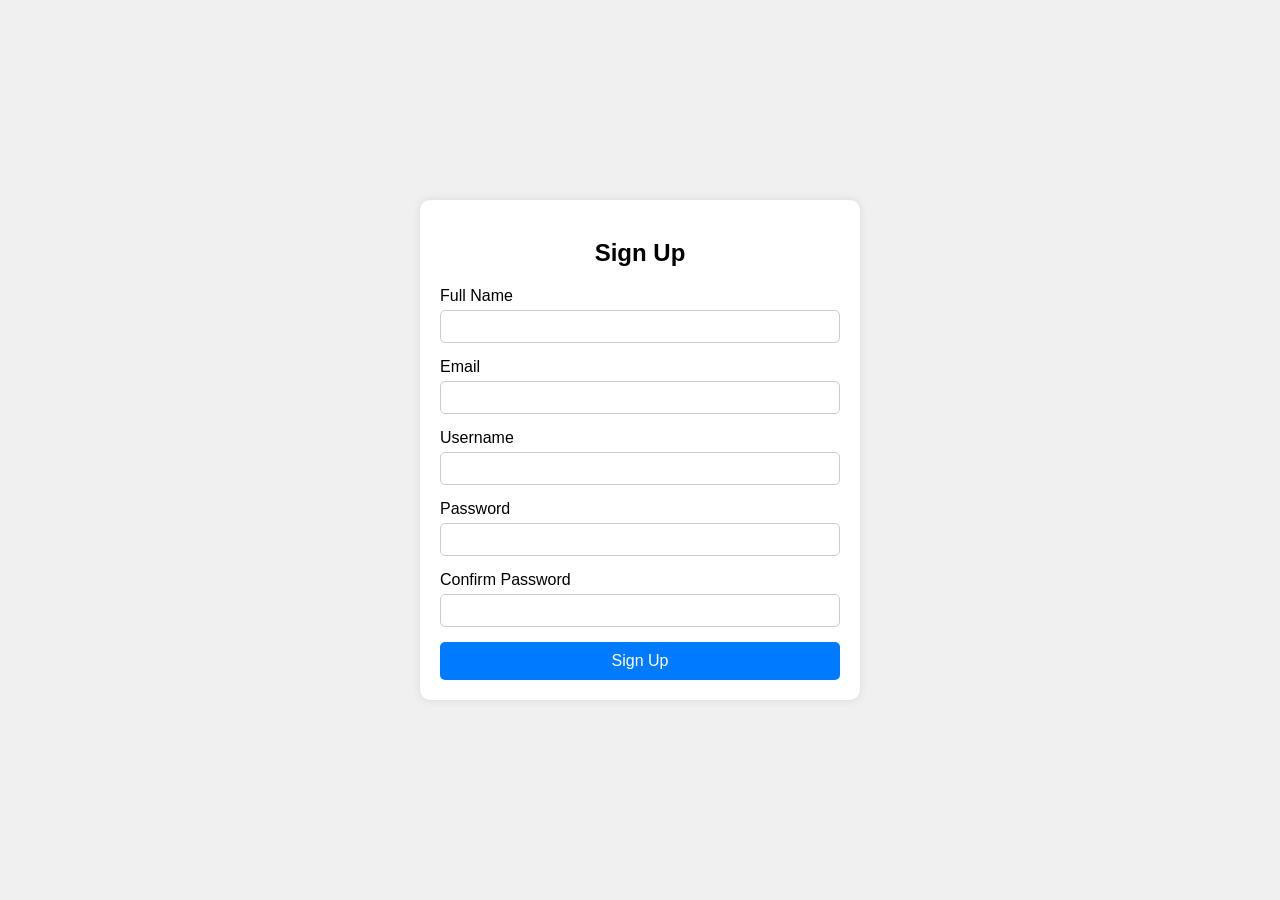
<file: signup/index.html>
<!DOCTYPE html>
<html lang="en">
<head>
    <meta charset="UTF-8">
    <meta name="viewport" content="width=device-width, initial-scale=1.0">
    <title>Signup - Hospital Management System</title>
    <link rel="stylesheet" href="styles.css">
</head>
<body>
    <div class="container">
        <div class="form-container">
            <h2>Sign Up</h2>
            <form id="signup-form">
                <div class="form-group">
                    <label for="full-name">Full Name</label>
                    <input type="text" id="full-name" name="full-name" required>
                </div>
                <div class="form-group">
                    <label for="email">Email</label>
                    <input type="email" id="email" name="email" required>
                </div>
                <div class="form-group">
                    <label for="username">Username</label>
                    <input type="text" id="username" name="username" required>
                </div>
                <div class="form-group">
                    <label for="password">Password</label>
                    <input type="password" id="password" name="password" required>
                </div>
                <div class="form-group">
                    <label for="confirm-password">Confirm Password</label>
                    <input type="password" id="confirm-password" name="confirm-password" required>
                </div>
                <button type="submit">Sign Up</button>
            </form>
        </div>
    </div>
    <script src="script.js"></script>
</body>
</html>
</file>
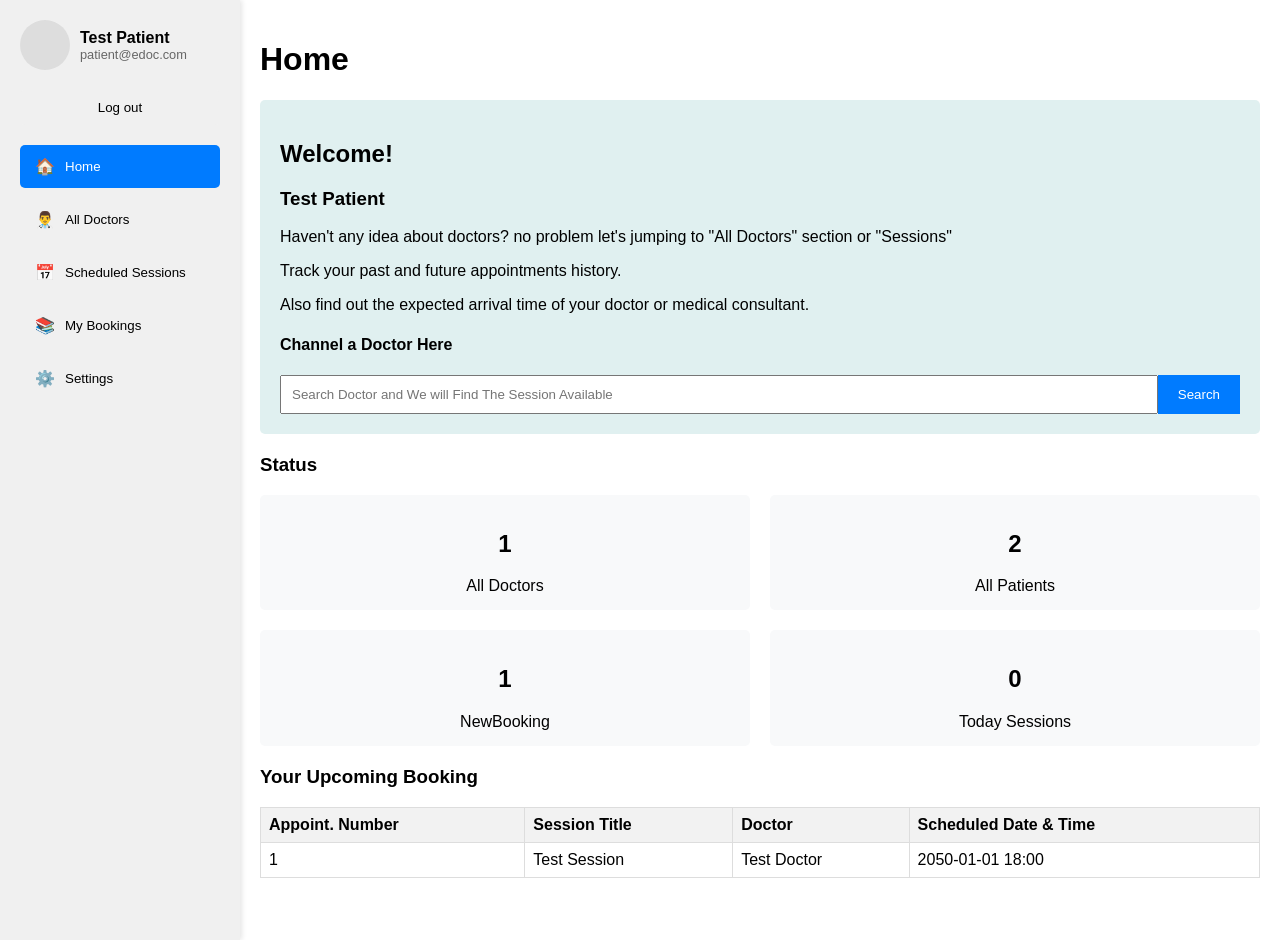
<file: patient.html>
<!DOCTYPE html>
<html lang="en">
<head>
    <meta charset="UTF-8">
    <meta name="viewport" content="width=device-width, initial-scale=1.0">
    <title>Patient Portal</title>
    <style>
        body {
            font-family: Arial, sans-serif;
            margin: 0;
            padding: 0;
            display: flex;
        }
        .sidebar {
            width: 240px;
            background-color: #f8f9fa;
            padding: 20px;
            height: 100vh;
            box-shadow: 2px 0 5px rgba(0,0,0,0.1);
        }
        .main-content {
            flex: 1;
            padding: 20px;
        }
        .user-info {
            display: flex;
            align-items: center;
            margin-bottom: 20px;
        }
        .user-avatar {
            width: 50px;
            height: 50px;
            background-color: #ddd;
            border-radius: 50%;
            margin-right: 10px;
        }
        .user-details {
            flex-grow: 1;
        }
        .user-name {
            font-weight: bold;
        }
        .user-email {
            font-size: 0.8em;
            color: #666;
        }
        .logout-btn {
            width: 100%;
            padding: 10px;
            margin-bottom: 20px;
            background-color: #f0f0f0;
            border: none;
            border-radius: 5px;
            cursor: pointer;
            transition: background-color 0.3s;
        }
        .logout-btn:hover {
            background-color: #e0e0e0;
        }
        .nav-button {
            display: flex;
            align-items: center;
            width: 100%;
            padding: 12px 15px;
            margin-bottom: 10px;
            background-color: transparent;
            border: none;
            border-radius: 5px;
            cursor: pointer;
            transition: background-color 0.3s;
            text-align: left;
        }
        .nav-button:hover {
            background-color: #e9ecef;
        }
        .nav-button.active {
            background-color: #007bff;
            color: white;
        }
        .nav-icon {
            margin-right: 10px;
            font-size: 1.2em;
        }
        body {
            font-family: Arial, sans-serif;
            margin: 0;
            padding: 0;
            display: flex;
        }
        .sidebar {
            width: 200px;
            background-color: #f0f0f0;
            padding: 20px;
            height: 100vh;
        }
        .main-content {
            flex: 1;
            padding: 20px;
        }
        .user-info {
            display: flex;
            align-items: center;
            margin-bottom: 20px;
        }
        .user-avatar {
            width: 50px;
            height: 50px;
            background-color: #ddd;
            border-radius: 50%;
            margin-right: 10px;
        }
        .welcome-box {
            background-color: #e0f0f0;
            padding: 20px;
            border-radius: 5px;
            margin-bottom: 20px;
        }
        .search-box {
            display: flex;
            margin-top: 10px;
        }
        .search-box input {
            flex: 1;
            padding: 10px;
        }
        .search-box button {
            padding: 10px 20px;
            background-color: #007bff;
            color: white;
            border: none;
            cursor: pointer;
        }
        .status-grid {
            display: grid;
            grid-template-columns: repeat(2, 1fr);
            gap: 20px;
            margin-bottom: 20px;
        }
        .status-item {
            background-color: #f8f9fa;
            padding: 15px;
            border-radius: 5px;
            text-align: center;
        }
        .booking-table {
            width: 100%;
            border-collapse: collapse;
        }
        .booking-table th, .booking-table td {
            border: 1px solid #ddd;
            padding: 8px;
            text-align: left;
        }
        .booking-table th {
            background-color: #f2f2f2;
        }
       
    </style>
</head>
<body>
    <div class="sidebar">
        <div class="user-info">
            <div class="user-avatar"></div>
            <div class="user-details">
                <div class="user-name">Test Patient</div>
                <div class="user-email">patient@edoc.com</div>
            </div>
        </div>
        <button class="logout-btn">Log out</button>
        <button class="nav-button active"><span class="nav-icon">🏠</span> Home</button>
        <button class="nav-button"><span class="nav-icon">👨‍⚕️</span> All Doctors</button>
        <button class="nav-button"><span class="nav-icon">📅</span> Scheduled Sessions</button>
        <button class="nav-button"><span class="nav-icon">📚</span> My Bookings</button>
        <button class="nav-button"><span class="nav-icon">⚙️</span> Settings</button>
    </div>
    <div class="main-content">
        <h1>Home</h1>
        <div class="welcome-box">
            <h2>Welcome!</h2>
            <h3>Test Patient</h3>
            <p>Haven't any idea about doctors? no problem let's jumping to "All Doctors" section or "Sessions"</p>
            <p>Track your past and future appointments history.</p>
            <p>Also find out the expected arrival time of your doctor or medical consultant.</p>
            <h4>Channel a Doctor Here</h4>
            <div class="search-box">
                <input type="text" placeholder="Search Doctor and We will Find The Session Available">
                <button>Search</button>
            </div>
        </div>
        <h3>Status</h3>
        <div class="status-grid">
            <div class="status-item">
                <h2>1</h2>
                <div>All Doctors</div>
            </div>
            <div class="status-item">
                <h2>2</h2>
                <div>All Patients</div>
            </div>
            <div class="status-item">
                <h2>1</h2>
                <div>NewBooking</div>
            </div>
            <div class="status-item">
                <h2>0</h2>
                <div>Today Sessions</div>
            </div>
        </div>
        <h3>Your Upcoming Booking</h3>
        <table class="booking-table">
            <tr>
                <th>Appoint. Number</th>
                <th>Session Title</th>
                <th>Doctor</th>
                <th>Scheduled Date & Time</th>
            </tr>
            <tr>
                <td>1</td>
                <td>Test Session</td>
                <td>Test Doctor</td>
                <td>2050-01-01 18:00</td>
            </tr>
        </table>
    </div>
</body>
</html>
</file>
<file: signup/styles.css>
body {
    font-family: Arial, sans-serif;
    background-color: #f0f0f0;
    display: flex;
    justify-content: center;
    align-items: center;
    height: 100vh;
    margin: 0;
}

.container {
    width: 100%;
    max-width: 400px;
    padding: 20px;
    background-color: white;
    box-shadow: 0 0 10px rgba(0, 0, 0, 0.1);
    border-radius: 10px;
}

h2 {
    text-align: center;
    margin-bottom: 20px;
}

.form-group {
    margin-bottom: 15px;
}

.form-group label {
    display: block;
    margin-bottom: 5px;
}

.form-group input {
    width: 100%;
    padding: 8px;
    box-sizing: border-box;
    border: 1px solid #ccc;
    border-radius: 5px;
}

button {
    width: 100%;
    padding: 10px;
    background-color: #007bff;
    color: white;
    border: none;
    border-radius: 5px;
    cursor: pointer;
    font-size: 16px;
}

button:hover {
    background-color: #0056b3;
}
</file>
